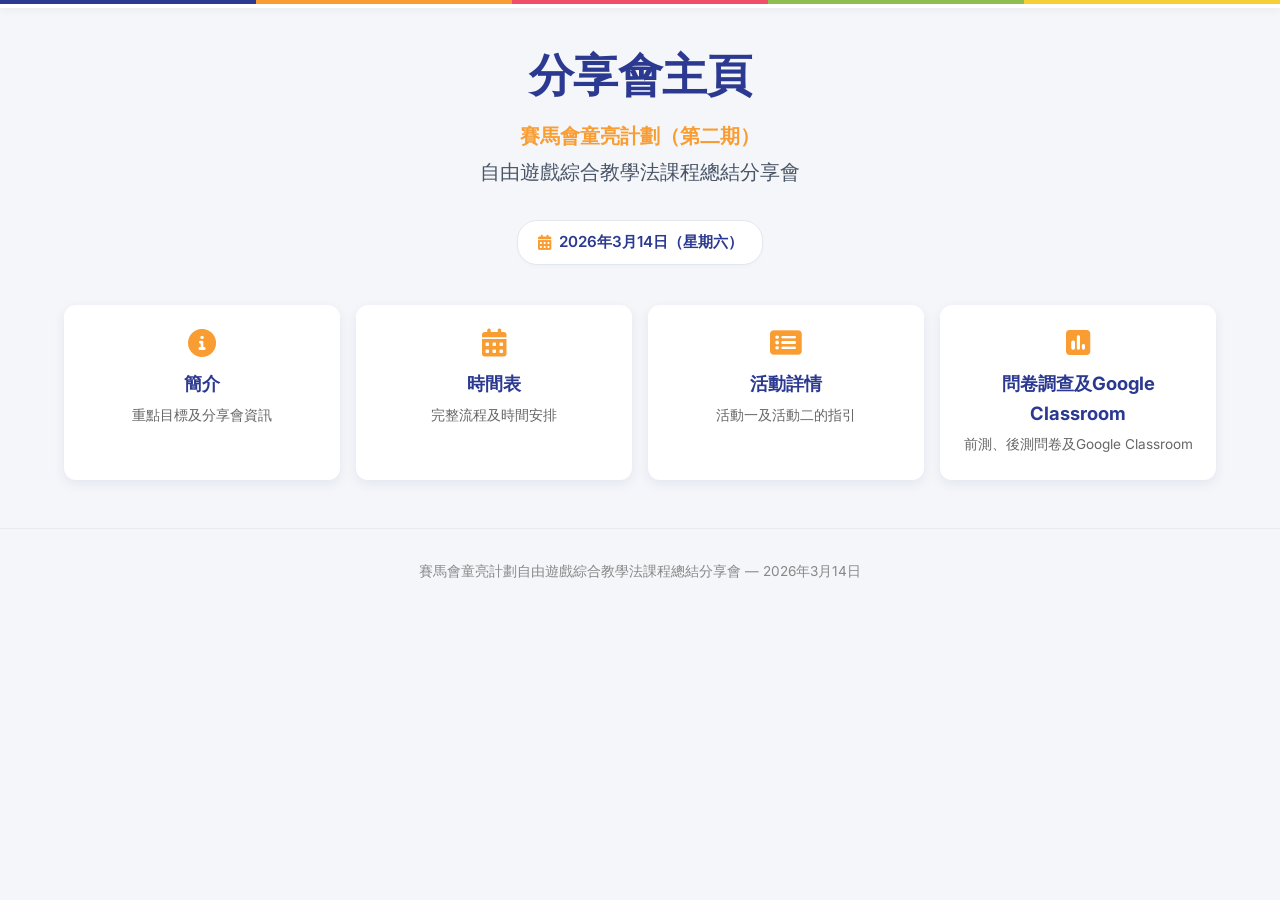
<file: index.html>
<!DOCTYPE html>
<html lang="zh-Hant-HK">
<head>
    <meta charset="UTF-8">
    <meta name="viewport" content="width=device-width, initial-scale=1.0">
    <title>自由遊戲綜合教學法課程總結分享會 — 參加者</title>
    <link rel="stylesheet" href="styles/styles.css">
    <link href="https://fonts.googleapis.com/css2?family=Inter:wght@300;400;500;600&display=swap" rel="stylesheet">
    <link href="https://cdnjs.cloudflare.com/ajax/libs/font-awesome/6.0.0/css/all.min.css" rel="stylesheet">
    <style>
        .site-title {
            font-weight: 600;
            color: #2b3990;
            font-size: 1rem;
        }
</style>
</head>
<body>
    <header>
        <nav>
            <div class="nav-wrapper"></div>
        </nav>
    </header>

    <main>
        <div class="hero">
            <h1>分享會主頁</h1>
            <p class="subtitle">賽馬會童亮計劃（第二期）</p>
            <p class="subtitle">自由遊戲綜合教學法課程總結分享會</p>
            <div class="date-info">
                <i class="fas fa-calendar-alt"></i>
                2026年3月14日（星期六）
            </div>
        </div>

        <div class="dashboard-grid">
            <div class="card" data-section="overview">
                <i class="fas fa-info-circle"></i>
                <h2>簡介</h2>
                <p>重點目標及分享會資訊</p>
            </div>
            <div class="card" data-section="schedule">
                <i class="fas fa-calendar-alt"></i>
                <h2>時間表</h2>
                <p>完整流程及時間安排</p>
            </div>
            <div class="card" data-section="activity-details">
                <i class="fas fa-list-alt"></i>
                <h2>活動詳情</h2>
                <p>活動一及活動二的指引</p>
            </div>
            <div class="card" data-section="surveys">
                <i class="fas fa-poll"></i>
                <h2>問卷調查及Google Classroom</h2>
                <p>前測、後測問卷及Google Classroom</p>
            </div>
        </div>

    </main>

    <footer>
        <p>賽馬會童亮計劃自由遊戲綜合教學法課程總結分享會 — 2026年3月14日</p>
    </footer>

    <script>
        document.querySelectorAll('.card').forEach(card => {
            card.addEventListener('click', function() {
                const routes = {
                    'overview': 'pages/overview.html',
                    'schedule': 'pages/schedule.html',
                    'activity-details': 'pages/activity_details.html',
                    'surveys': 'pages/surveys.html'
                };
                const dest = routes[this.dataset.section];
                if (dest) window.location.href = dest;
            });
        });
    </script>
</body>
</html>
</file>
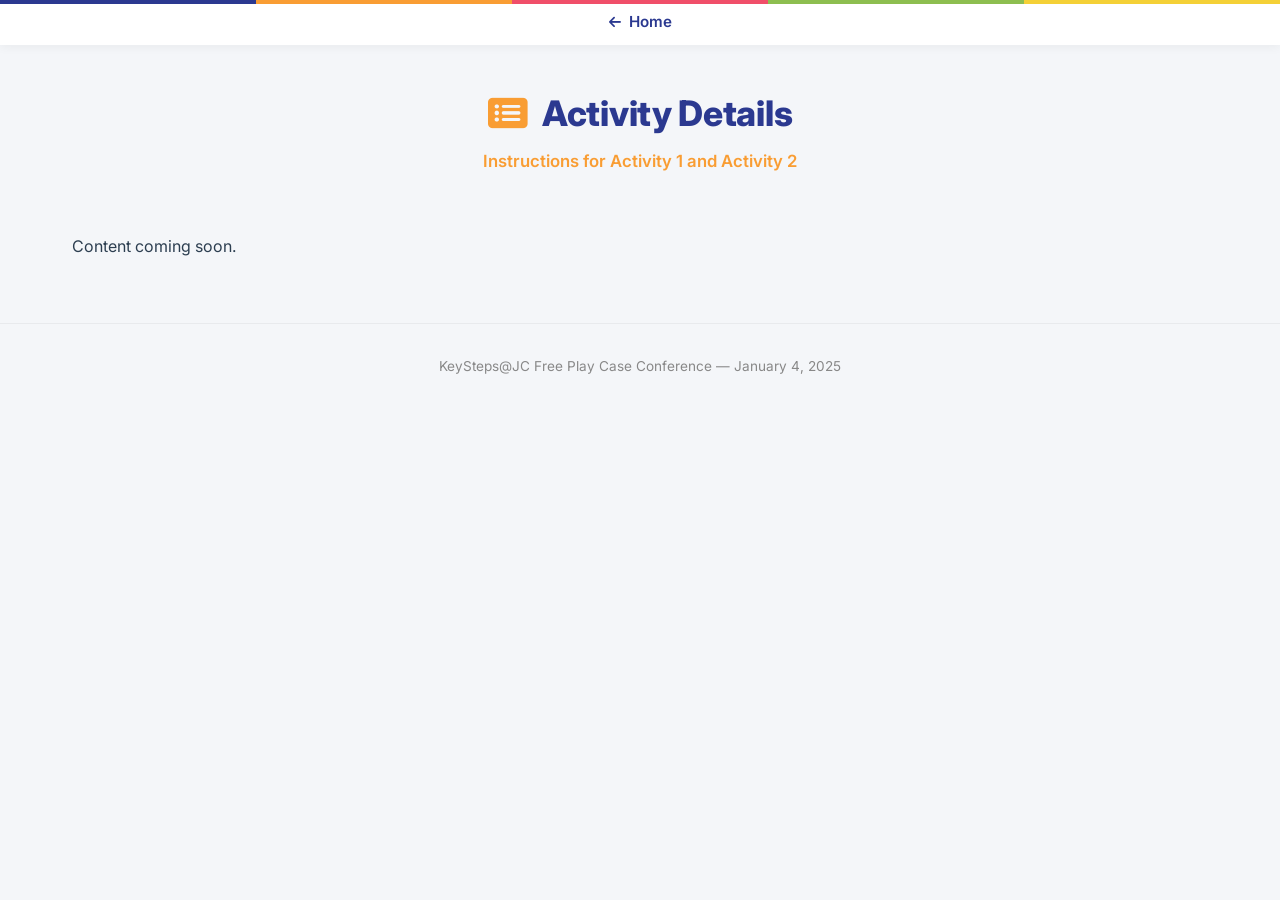
<file: pages/activity_details.html>
<!DOCTYPE html>
<html lang="en">
<head>
    <meta charset="UTF-8">
    <meta name="viewport" content="width=device-width, initial-scale=1.0">
    <title>Activity Details — Free Play Case Conference</title>
    <link rel="stylesheet" href="../styles/styles.css">
    <link href="https://fonts.googleapis.com/css2?family=Inter:wght@300;400;500;600&display=swap" rel="stylesheet">
    <link href="https://cdnjs.cloudflare.com/ajax/libs/font-awesome/6.0.0/css/all.min.css" rel="stylesheet">
</head>
<body>
    <header>
        <nav>
            <div class="nav-wrapper">
                <a href="../index.html" class="back-button">
                    <i class="fas fa-arrow-left"></i> Home
                </a>
            </div>
        </nav>
    </header>
    <main>
        <div class="page-header">
            <h1><i class="fas fa-list-alt"></i> Activity Details</h1>
            <p class="subtitle">Instructions for Activity 1 and Activity 2</p>
        </div>
        <div class="content-wrapper">
            <p>Content coming soon.</p>
        </div>
    </main>
    <footer><p>KeySteps@JC Free Play Case Conference — January 4, 2025</p></footer>
</body>
</html>
</file>
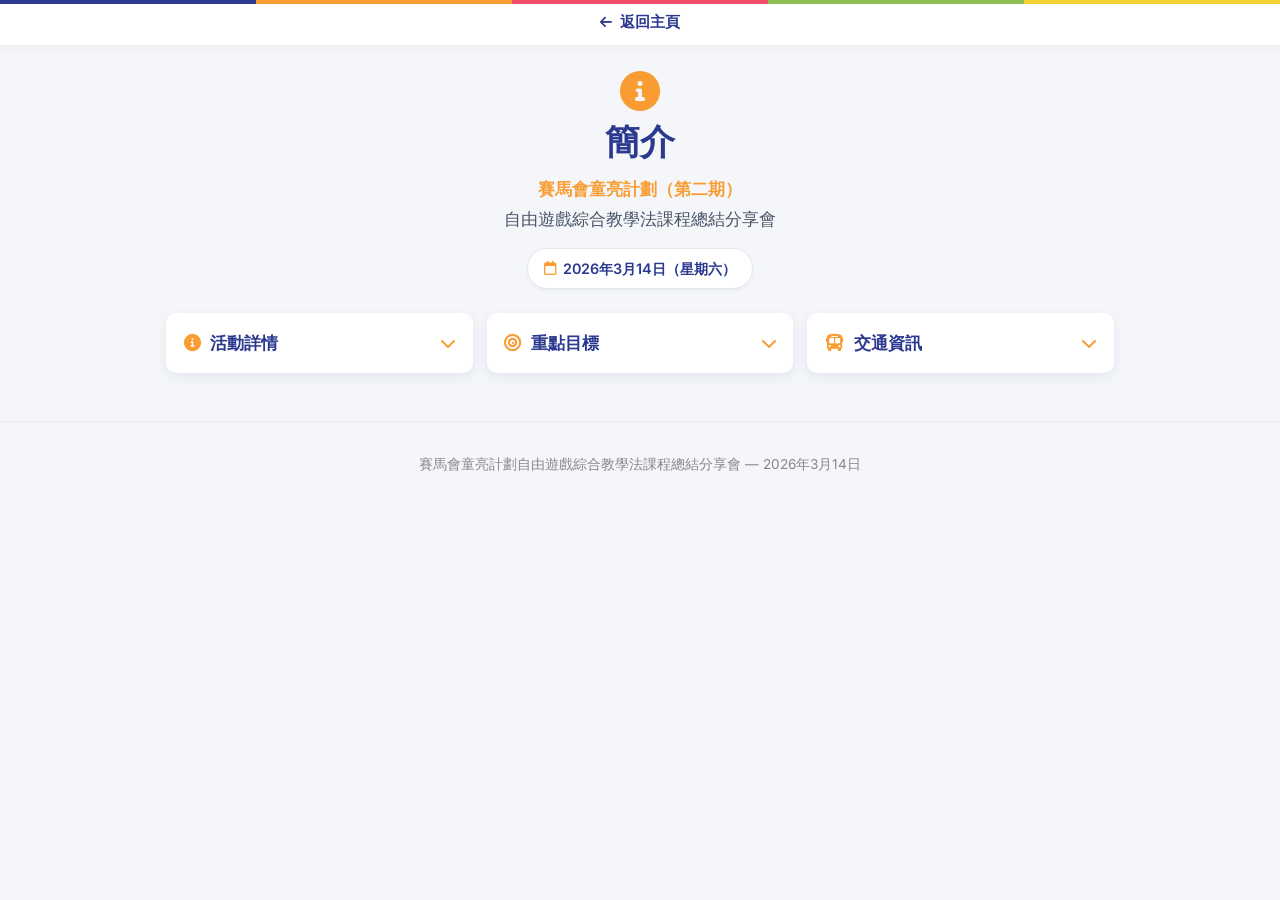
<file: pages/overview.html>
<!DOCTYPE html>
<html lang="zh-Hant-HK">
<head>
    <meta charset="UTF-8">
    <meta name="viewport" content="width=device-width, initial-scale=1.0">
    <title>簡介 — 自由遊戲綜合教學法課程總結分享會</title>
    <link rel="stylesheet" href="../styles/styles.css">
    <link href="https://fonts.googleapis.com/css2?family=Inter:wght@300;400;500;600&display=swap" rel="stylesheet">
    <link href="https://cdnjs.cloudflare.com/ajax/libs/font-awesome/6.0.0/css/all.min.css" rel="stylesheet">
    <style>
        .page-header { padding:1.6rem 1rem 0.75rem; }
        .page-grid { max-width:980px; gap:0.875rem; padding:0.75rem 1rem 1rem; align-items:start; }
        .page-card { border-radius:10px; align-self:start; }
        .details-grid { display:grid; gap:10px; }
        .detail-item { display:grid; gap:4px; }
        .detail-item strong { color:#34495e; font-weight:500; display:flex; align-items:center; gap:8px; font-size:0.95rem; }
        .detail-item strong i { color:#9b59b6; width:16px; text-align:center; }
        .detail-item span { color:#576574; line-height:1.45; padding-left:24px; font-size:0.94rem; }
        .collapsible-card { padding:0; gap:0; overflow:hidden; }
        .collapsible-trigger { width:100%; display:flex; align-items:center; justify-content:space-between; gap:12px; padding:1rem 1.1rem; border:none; background:none; text-align:left; cursor:pointer; font:inherit; color:inherit; }
        .collapsible-trigger h2 { margin:0; padding-bottom:0; border-bottom:none; flex:1; font-size:1.08rem; }
        .collapsible-trigger:focus-visible { outline:2px solid var(--brand-orange); outline-offset:-2px; }
        .collapsible-icon { color:var(--brand-orange); transition:transform 0.2s ease; }
        .collapsible-content { display:none; padding:0 1.1rem 1.1rem; }
        .collapsible-card.is-open .collapsible-content { display:grid; }
        .collapsible-card.is-open .collapsible-icon { transform:rotate(180deg); }
        @media (max-width:768px) {
            .page-header { padding:1.2rem 0.9rem 0.5rem; }
            .page-grid { gap:0.75rem; padding:0.625rem 0.75rem 0.875rem; }
            .collapsible-trigger { padding:0.9rem 1rem; }
            .collapsible-content { padding:0 1rem 1rem; }
            .detail-item strong { font-size:0.92rem; }
            .detail-item span { font-size:0.91rem; }
        }
    </style>
</head>
<body>
    <header>
        <nav><div class="nav-wrapper">
            <a href="../index.html" class="back-button"><i class="fas fa-arrow-left"></i> 返回主頁</a>
        </div></nav>
    </header>
    <main>
        <div class="page-header">
            <i class="fas fa-info-circle" style="font-size:2.5rem; color:#f99d33;"></i>
            <h1>簡介</h1>
            <p class="subtitle">賽馬會童亮計劃（第二期）</p>
            <p class="subtitle">自由遊戲綜合教學法課程總結分享會</p>
            <div class="date-info"><i class="far fa-calendar"></i> 2026年3月14日（星期六）</div>
        </div>

        <section class="page-grid">

          <!-- 卡片一：活動詳情 -->
          <div class="page-card collapsible-card">
            <button class="collapsible-trigger" type="button" aria-expanded="false">
              <h2><i class="fas fa-info-circle"></i> 活動詳情</h2>
              <i class="fas fa-chevron-down collapsible-icon" aria-hidden="true"></i>
            </button>
            <div class="details-grid collapsible-content">
              <div class="detail-item"><strong><i class="far fa-calendar"></i> 日期</strong><span>2026年3月14日（星期六）</span></div>
              <div class="detail-item"><strong><i class="far fa-clock"></i> 時間</strong><span>上午9時至下午1時</span></div>
              <div class="detail-item"><strong><i class="fas fa-clipboard-check"></i> 登記</strong><span>上午8時30分開始</span></div>
              <div class="detail-item"><strong><i class="fas fa-map-marker-alt"></i> 地點</strong><span>九龍塘達之路72號創新中心</span></div>
              <div class="detail-item"><strong><i class="fas fa-door-open"></i> 場地</strong><span>Chamber 2A+2B</span></div>
              <div class="detail-item"><strong><i class="fas fa-users"></i> 人數</strong><span>約100人</span></div>
            </div>
          </div>

          <!-- 卡片二：重點目標 -->
          <div class="page-card collapsible-card">
            <button class="collapsible-trigger" type="button" aria-expanded="false">
              <h2><i class="fas fa-bullseye"></i> 重點目標</h2>
              <i class="fas fa-chevron-down collapsible-icon" aria-hidden="true"></i>
            </button>
            <div class="details-grid collapsible-content">
              <div class="detail-item"><strong><i class="fas fa-layer-group"></i> 整合學習成果</strong><span>整合及總結自由遊戲綜合教學法的學習成果</span></div>
              <div class="detail-item"><strong><i class="fas fa-network-wired"></i> 建立專業學習社群</strong><span>建立跨校及跨區的專業學習社群</span></div>
              <div class="detail-item"><strong><i class="fas fa-share-alt"></i> 分享實踐經驗</strong><span>分享各學校的真實案例及推行策略</span></div>
              <div class="detail-item"><strong><i class="fas fa-comments"></i> 協作解難</strong><span>透過小組活動及主題討論，共同應對實踐挑戰</span></div>
            </div>
          </div>

          <!-- 卡片四：交通資訊 -->
          <div class="page-card collapsible-card">
            <button class="collapsible-trigger" type="button" aria-expanded="false">
              <h2><i class="fas fa-bus"></i> 交通資訊</h2>
              <i class="fas fa-chevron-down collapsible-icon" aria-hidden="true"></i>
            </button>
            <div class="details-grid collapsible-content">
              <div class="detail-item">
                <strong><i class="fas fa-map-marker-alt"></i> 屯門</strong>
                <span>早上7:50，上車地點：屯門 V City 商場地下過境巴士站</span>
              </div>
              <div class="detail-item">
                <strong><i class="fas fa-map-marker-alt"></i> 元朗</strong>
                <span>早上8:10，上車地點：元朗站 H 出口朗明街（形點 I 外）</span>
              </div>
              <div class="detail-item">
                <strong><i class="fas fa-exclamation-circle"></i> 備註</strong>
                <span>由於為同一班車，元朗的出車時間可能會因屯門的情況有所延遲，敬請見諒。</span>
              </div>
              <div class="detail-item">
                <strong><i class="fas fa-car-side"></i> 車牌號碼</strong>
                <span>KC7211</span>
              </div>
              <div class="detail-item">
                <strong><i class="fas fa-shuttle-van"></i> 車輛資訊</strong>
                <span>29 座小巴</span>
              </div>
              <div class="detail-item">
                <strong><i class="fas fa-arrow-left"></i> 回程資料</strong>
                <span>BB2618，譚先生 53037365</span>
              </div>
            </div>
          </div>

        </section>
    </main>
  <script>
    document.querySelectorAll('.collapsible-trigger').forEach(trigger => {
      trigger.addEventListener('click', () => {
        const card = trigger.closest('.collapsible-card');
        const isOpen = card.classList.toggle('is-open');
        trigger.setAttribute('aria-expanded', String(isOpen));
      });
    });
  </script>
    <footer><p>賽馬會童亮計劃自由遊戲綜合教學法課程總結分享會 — 2026年3月14日</p></footer>
</body>
</html>
</file>
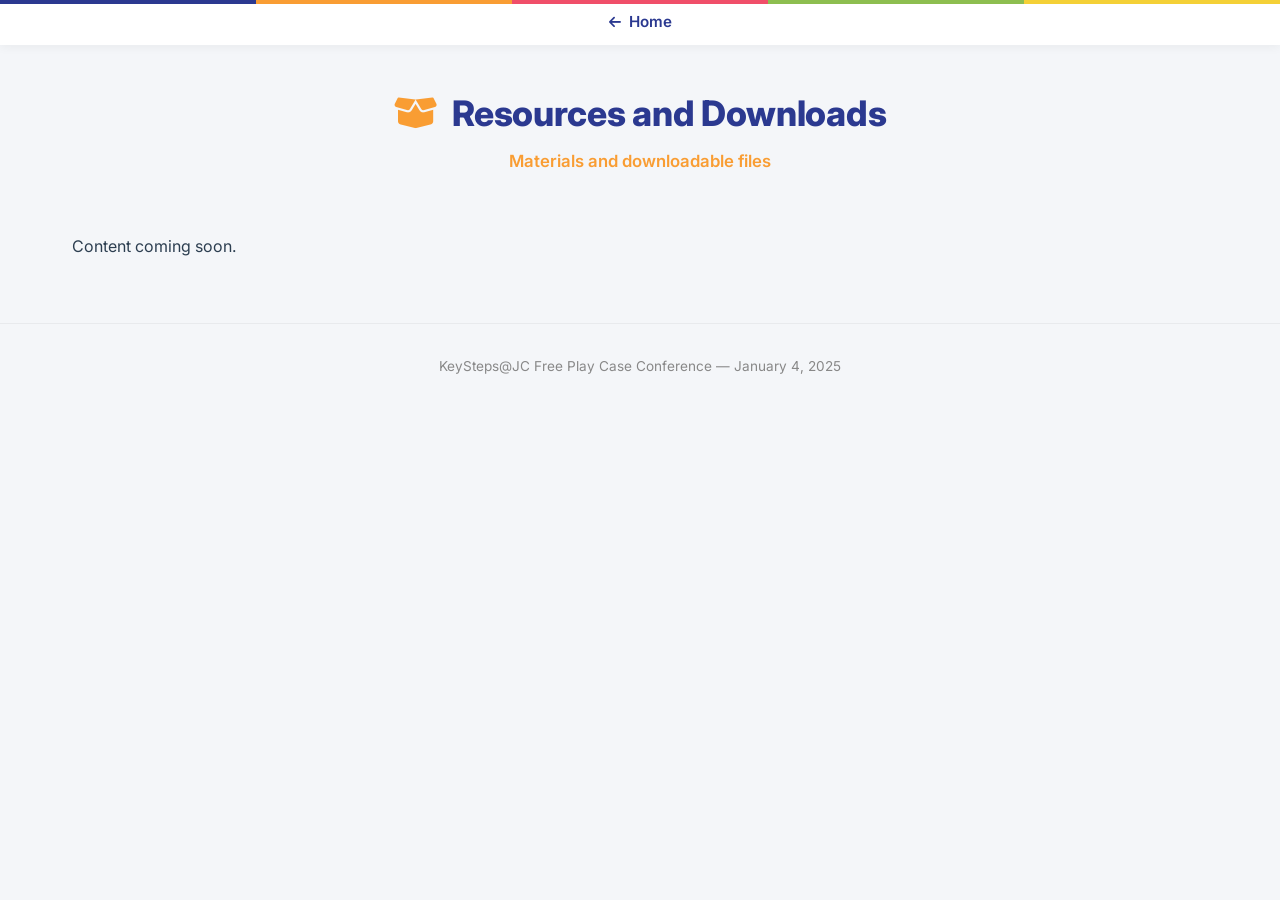
<file: pages/resources.html>
<!DOCTYPE html>
<html lang="en">
<head>
    <meta charset="UTF-8">
    <meta name="viewport" content="width=device-width, initial-scale=1.0">
    <title>Resources and Downloads — Free Play Case Conference</title>
    <link rel="stylesheet" href="../styles/styles.css">
    <link href="https://fonts.googleapis.com/css2?family=Inter:wght@300;400;500;600&display=swap" rel="stylesheet">
    <link href="https://cdnjs.cloudflare.com/ajax/libs/font-awesome/6.0.0/css/all.min.css" rel="stylesheet">
</head>
<body>
    <header>
        <nav>
            <div class="nav-wrapper">
                <a href="../index.html" class="back-button">
                    <i class="fas fa-arrow-left"></i> Home
                </a>
            </div>
        </nav>
    </header>
    <main>
        <div class="page-header">
            <h1><i class="fas fa-box-open"></i> Resources and Downloads</h1>
            <p class="subtitle">Materials and downloadable files</p>
        </div>
        <div class="content-wrapper">
            <p>Content coming soon.</p>
        </div>
    </main>
    <footer><p>KeySteps@JC Free Play Case Conference — January 4, 2025</p></footer>
</body>
</html>
</file>
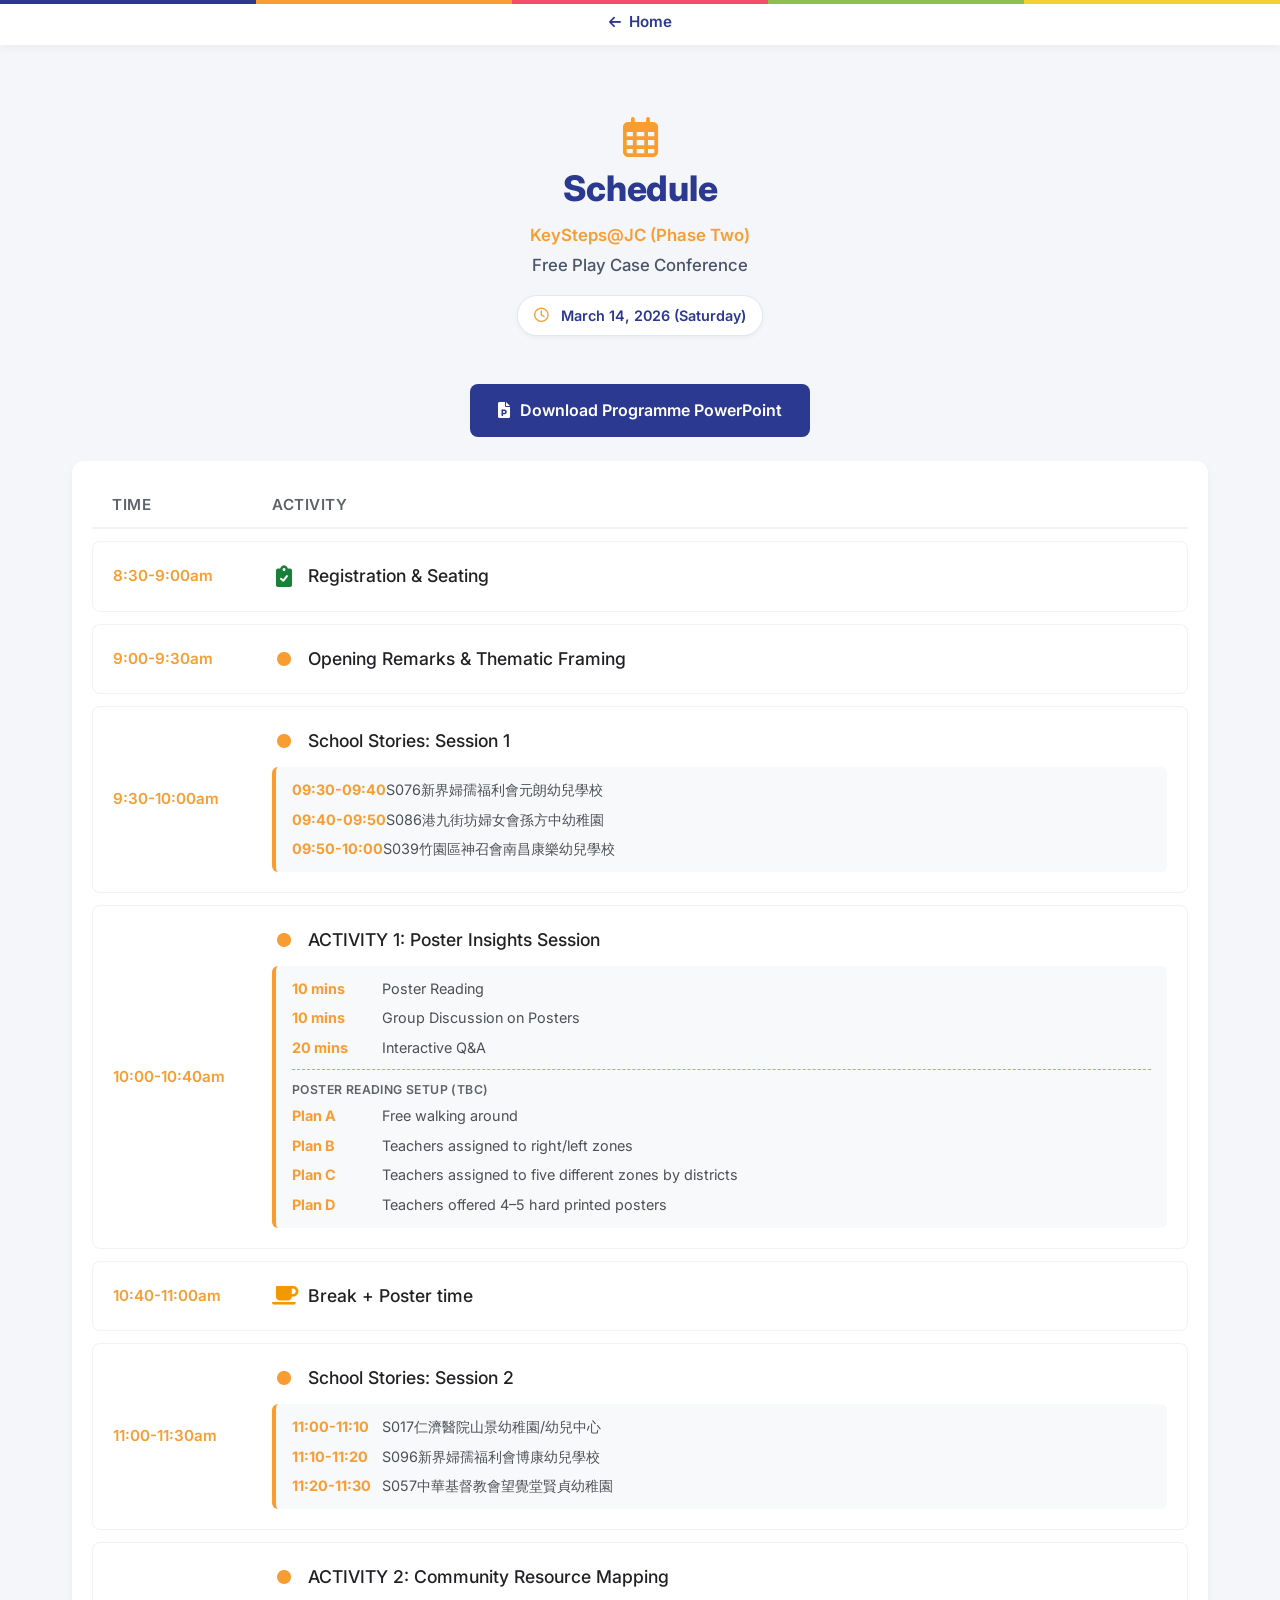
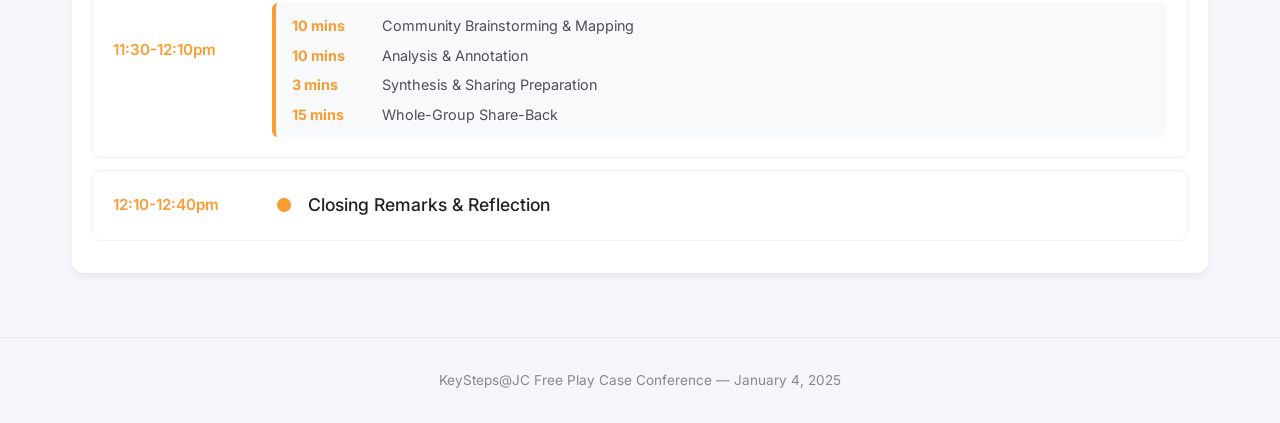
<file: pages/schedule.html>
<!DOCTYPE html>
<html lang="en">
<head>
    <meta charset="UTF-8">
    <meta name="viewport" content="width=device-width, initial-scale=1.0">
    <title>Schedule — Free Play Case Conference</title>
    <link rel="stylesheet" href="../styles/styles.css">
    <link href="https://fonts.googleapis.com/css2?family=Inter:wght@300;400;500;600&display=swap" rel="stylesheet">
    <link href="https://cdnjs.cloudflare.com/ajax/libs/font-awesome/6.0.0/css/all.min.css" rel="stylesheet">
    <style>
        .schedule-table { background:#ffffff; border-radius:12px; box-shadow:0 4px 6px rgba(0,0,0,0.05); padding:20px; margin-top:20px; }
        table { width:100%; border-collapse:separate; border-spacing:0 12px; }
        th { text-align:left; padding:0 20px 10px 20px; color:#5f6368; font-weight:600; font-size:0.95em; text-transform:uppercase; letter-spacing:0.5px; border-bottom:2px solid #f1f3f4; }
        tbody tr { background:#ffffff; transition:all 0.2s ease; }
        tbody tr:hover { transform:translateY(-2px); box-shadow:0 4px 12px rgba(0,0,0,0.08); border-radius:8px; }
        tbody td { padding:20px; background:#ffffff; border-top:1px solid #f1f3f4; border-bottom:1px solid #f1f3f4; }
        tbody td:first-child { border-left:1px solid #f1f3f4; border-radius:8px 0 0 8px; width:160px; color:#f99d33; font-weight:600; font-size:0.95em; white-space:nowrap; }
        tbody td:last-child { border-right:1px solid #f1f3f4; border-radius:0 8px 8px 0; }
        .activity-title { font-size:1.1em; font-weight:500; color:#202124; display:flex; align-items:center; gap:12px; }
        .activity-title i { font-size:1.2em; color:#f99d33; width:24px; text-align:center; }
        .activity-details { margin-top:12px; padding:12px 16px; background:#f8f9fa; border-radius:6px; border-left:4px solid #f99d33; font-size:0.9em; color:#4d5156; }
        .activity-step { display:flex; margin-bottom:8px; line-height:1.5; }
        .activity-step:last-child { margin-bottom:0; }
        .activity-step strong { color:#f99d33; min-width:90px; display:inline-block; }
        .activity-plans-divider { margin-top:10px; padding-top:10px; border-top:1px dashed #f99d33; }
        .activity-plans-label { font-weight:600; color:#5f6368; margin-bottom:6px; font-size:0.85em; text-transform:uppercase; letter-spacing:0.4px; }
        .activity-title i.fa-coffee { color:#f29900; }
        .activity-title i.fa-clipboard-check { color:#188038; }
        .activity-title i.fa-circle { font-size:0.8em; color:#f99d33; }
        .date-info { text-align:center; color:#5f6368; margin-top:8px; font-size:0.95em; }
        .date-info i { margin-right:6px; }
        @media (max-width:768px) {
            tbody td { display:block; width:100% !important; border:none !important; padding:12px 20px; }
            tbody td:first-child { padding-bottom:0; color:#5f6368; font-size:0.85em; }
            tbody tr { display:block; border:1px solid #f1f3f4; border-radius:8px; margin-bottom:12px; }
            thead { display:none; }
        }
    </style>
</head>
<body>
    <header>
        <nav><div class="nav-wrapper">
            <a href="../index.html" class="back-button"><i class="fas fa-arrow-left"></i> Home</a>
        </div></nav>
    </header>
    <main class="content-wrapper">
        <div class="page-header">
            <i class="far fa-calendar-alt" style="font-size:2.5rem; color:#f99d33;"></i>
            <h1>Schedule</h1>
            <p class="subtitle">KeySteps@JC (Phase Two)</p>
            <p class="subtitle">Free Play Case Conference</p>
            <div class="date-info"><i class="far fa-clock"></i> March 14, 2026 (Saturday)</div>
        </div>

        <div style="text-align:center; margin: 1.5rem auto; max-width:1200px; padding: 0 1rem;">
            <a href="https://qr.link/2lBfdx" target="_blank" rel="noopener noreferrer"
               style="display:inline-flex; align-items:center; gap:10px; background:#2b3990; color:white;
                      padding:14px 28px; border-radius:8px; text-decoration:none; font-weight:600;
                      font-size:1rem; transition:background 0.2s;">
                <i class="fas fa-file-powerpoint"></i> Download Programme PowerPoint
            </a>
        </div>

        <div class="schedule-table">
            <table>
                <thead>
                    <tr>
                        <th>Time</th>
                        <th>Activity</th>
                    </tr>
                </thead>
                <tbody>
                    <tr>
                        <td>8:30-9:00am</td>
                        <td>
                            <div class="activity-title">
                                <i class="fas fa-clipboard-check"></i> Registration &amp; Seating
                            </div>
                        </td>
                    </tr>
                    <tr>
                        <td>9:00-9:30am</td>
                        <td>
                            <div class="activity-title">
                                <i class="fas fa-circle"></i> Opening Remarks &amp; Thematic Framing
                            </div>
                        </td>
                    </tr>
                    <tr>
                        <td>9:30-10:00am</td>
                        <td>
                            <div class="activity-title">
                                <i class="fas fa-circle"></i> School Stories: Session 1
                            </div>
                            <div class="activity-details">
                                <div class="activity-step"><strong>09:30-09:40</strong> S076新界婦孺福利會元朗幼兒學校</div>
                                <div class="activity-step"><strong>09:40-09:50</strong> S086港九街坊婦女會孫方中幼稚園</div>
                                <div class="activity-step"><strong>09:50-10:00</strong> S039竹園區神召會南昌康樂幼兒學校</div>
                            </div>
                        </td>
                    </tr>
                    <tr>
                        <td>10:00-10:40am</td>
                        <td>
                            <div class="activity-title">
                                <i class="fas fa-circle"></i> ACTIVITY 1: Poster Insights Session
                            </div>
                            <div class="activity-details">
                                <div class="activity-step"><strong>10 mins</strong> Poster Reading</div>
                                <div class="activity-step"><strong>10 mins</strong> Group Discussion on Posters</div>
                                <div class="activity-step"><strong>20 mins</strong> Interactive Q&amp;A</div>
                                <div class="activity-plans-divider">
                                    <div class="activity-plans-label">Poster Reading Setup (TBC)</div>
                                    <div class="activity-step"><strong>Plan A</strong> Free walking around</div>
                                    <div class="activity-step"><strong>Plan B</strong> Teachers assigned to right/left zones</div>
                                    <div class="activity-step"><strong>Plan C</strong> Teachers assigned to five different zones by districts</div>
                                    <div class="activity-step"><strong>Plan D</strong> Teachers offered 4–5 hard printed posters</div>
                                </div>
                            </div>
                        </td>
                    </tr>
                    <tr>
                        <td>10:40-11:00am</td>
                        <td>
                            <div class="activity-title">
                                <i class="fas fa-coffee"></i> Break + Poster time
                            </div>
                        </td>
                    </tr>
                    <tr>
                        <td>11:00-11:30am</td>
                        <td>
                            <div class="activity-title">
                                <i class="fas fa-circle"></i> School Stories: Session 2
                            </div>
                            <div class="activity-details">
                                <div class="activity-step"><strong>11:00-11:10</strong> S017仁濟醫院山景幼稚園/幼兒中心</div>
                                <div class="activity-step"><strong>11:10-11:20</strong> S096新界婦孺福利會博康幼兒學校</div>
                                <div class="activity-step"><strong>11:20-11:30</strong> S057中華基督教會望覺堂賢貞幼稚園</div>
                            </div>
                        </td>
                    </tr>
                    <tr>
                        <td>11:30-12:10pm</td>
                        <td>
                            <div class="activity-title">
                                <i class="fas fa-circle"></i> ACTIVITY 2: Community Resource Mapping
                            </div>
                            <div class="activity-details">
                                <div class="activity-step"><strong>10 mins</strong> Community Brainstorming &amp; Mapping</div>
                                <div class="activity-step"><strong>10 mins</strong> Analysis &amp; Annotation</div>
                                <div class="activity-step"><strong>3 mins</strong> Synthesis &amp; Sharing Preparation</div>
                                <div class="activity-step"><strong>15 mins</strong> Whole-Group Share-Back</div>
                            </div>
                        </td>
                    </tr>
                    <tr>
                        <td>12:10-12:40pm</td>
                        <td>
                            <div class="activity-title">
                                <i class="fas fa-circle"></i> Closing Remarks &amp; Reflection
                            </div>
                        </td>
                    </tr>
                </tbody>
            </table>
        </div>
    </main>
    <footer><p>KeySteps@JC Free Play Case Conference — January 4, 2025</p></footer>
</body>
</html>
</file>
<file: styles/styles.css>
:root {
    --brand-navy: #2b3990;
    --brand-orange: #f99d33;
    --brand-pink: #f04e69;
    --brand-green: #8dbe50;
    --brand-yellow: #f4d036;

    --primary-color: var(--brand-navy);
    --secondary-color: var(--brand-orange);
    --background-color: #f4f6f9;
    --card-hover-color: #fffcf5;
    --text-color: #2c3e50;
    --card-shadow: 0 4px 12px rgba(43, 57, 144, 0.08);
}

* {
    margin: 0;
    padding: 0;
    box-sizing: border-box;
}

body {
    font-family: 'Inter', sans-serif;
    background-color: var(--background-color);
    color: var(--text-color);
    line-height: 1.6;
}

header {
    background-color: white;
    padding: 0.25rem 1rem;
    box-shadow: 0 2px 10px rgba(0, 0, 0, 0.05);
    position: sticky;
    top: 0;
    z-index: 100;
}

header::before {
    content: '';
    position: absolute;
    top: 0;
    left: 0;
    right: 0;
    height: 4px;
    background: linear-gradient(90deg,
        var(--brand-navy) 0%, var(--brand-navy) 20%,
        var(--brand-orange) 20%, var(--brand-orange) 40%,
        var(--brand-pink) 40%, var(--brand-pink) 60%,
        var(--brand-green) 60%, var(--brand-green) 80%,
        var(--brand-yellow) 80%, var(--brand-yellow) 100%
    );
}

nav {
    max-width: 1200px;
    margin: 0 auto;
    display: flex;
    justify-content: flex-end;
}

/* Sub-page nav layout */
.nav-wrapper {
    max-width: 1200px;
    margin: 0 auto;
    display: flex;
    align-items: center;
    justify-content: space-between;
    gap: 1rem;
}

.back-button {
    display: inline-flex;
    align-items: center;
    gap: 0.5rem;
    color: var(--brand-navy);
    text-decoration: none;
    font-weight: 600;
    font-size: 0.95rem;
    padding: 0.4rem 0.75rem;
    border-radius: 6px;
    transition: background 0.2s, color 0.2s;
    white-space: nowrap;
}

.back-button:hover {
    background: var(--background-color);
    color: var(--brand-orange);
}

.back-button i {
    font-size: 0.9em;
}

/* Sub-page content wrapper */
.content-wrapper {
    max-width: 1200px;
    margin: 0 auto;
    padding: 2rem;
}

/* Sub-page header / title block */
.page-header {
    text-align: center;
    padding: 2.5rem 1rem 1.5rem;
}

.page-header h1 {
    font-size: 2.2rem;
    font-weight: 800;
    color: var(--brand-navy);
    margin-bottom: 0.4rem;
    letter-spacing: -0.3px;
}

.page-header h1 i {
    color: var(--brand-orange);
    margin-right: 0.5rem;
}

.page-header .subtitle {
    font-size: 1.05rem;
    color: var(--brand-orange);
    font-weight: 600;
    margin-bottom: 0.2rem;
}

.page-header .subtitle:nth-of-type(2) {
    color: #4a5568;
    font-weight: 500;
}

.page-header .date-info {
    display: inline-flex;
    align-items: center;
    gap: 0.4rem;
    margin-top: 0.75rem;
    color: var(--brand-navy);
    font-weight: 600;
    font-size: 0.9rem;
    padding: 0.5rem 1rem;
    background: white;
    border: 1px solid #e2e8f0;
    border-radius: 20px;
    box-shadow: 0 2px 4px rgba(0,0,0,0.04);
}

.page-header .date-info i {
    color: var(--brand-orange);
}

.hero {
    text-align: center;
    padding: 2rem 1rem 1rem;
    position: relative;
    background: transparent;
    margin-bottom: 0.5rem;
}

.hero h1 {
    font-size: 2.8rem;
    font-weight: 800;
    color: var(--brand-navy);
    margin-bottom: 0.5rem;
    letter-spacing: -0.5px;
}

.hero .subtitle {
    font-size: 1.25rem;
    color: var(--brand-orange);
    font-weight: 600;
    margin-bottom: 0.25rem;
}

.hero .subtitle:nth-of-type(2) {
    color: #4a5568;
    font-weight: 500;
    margin-bottom: 1.5rem;
}

.hero .date-info {
    color: var(--brand-navy);
    font-weight: 600;
    font-size: 0.95rem;
    padding: 0.6rem 1.2rem;
    background: white;
    border: 1px solid #e2e8f0;
    border-radius: 20px;
    display: inline-flex;
    align-items: center;
    margin-top: 0.5rem;
    box-shadow: 0 2px 4px rgba(0,0,0,0.02);
}

.hero .date-info i {
    margin-right: 0.5rem;
    color: var(--brand-orange);
}

.dashboard-grid {
    max-width: 1200px;
    margin: 0 auto;
    padding: 1rem 1.5rem;
    display: grid;
    grid-template-columns: repeat(auto-fit, minmax(220px, 1fr));
    gap: 1rem;
}

.card {
    background: white;
    padding: 1.5rem 1rem;
    border-radius: 12px;
    box-shadow: var(--card-shadow);
    cursor: pointer;
    transition: transform 0.2s, box-shadow 0.2s, background-color 0.2s;
    text-align: center;
}

.card:hover {
    transform: translateY(-4px);
    box-shadow: 0 8px 24px rgba(43, 57, 144, 0.15);
    background-color: var(--card-hover-color);
}

.card i {
    font-size: 1.75rem;
    color: var(--brand-orange);
    margin-bottom: 0.75rem;
}

.card h2 {
    margin-bottom: 0.4rem;
    color: var(--brand-navy);
    font-size: 1.15rem;
}

.card p {
    color: #666;
    font-size: 0.85rem;
}

@media (max-width: 768px) {
    .hero {
        padding: 1.25rem 1rem 0.75rem;
    }

    .hero h1 {
        font-size: 1.9rem;
    }

    .hero .subtitle {
        font-size: 1rem;
    }

    .dashboard-grid {
        grid-template-columns: repeat(2, 1fr);
        padding: 0.75rem;
        gap: 0.625rem;
    }

    .card {
        padding: 1rem 0.75rem;
    }

    .card i {
        font-size: 1.4rem;
        margin-bottom: 0.5rem;
    }

    .card h2 {
        font-size: 0.9rem;
        margin-bottom: 0;
    }

    .card p {
        display: none;
    }

    .content-wrapper {
        padding: 1rem;
    }
}

/* Button styles */
.btn {
    padding: 8px 16px;
    border: none;
    border-radius: 4px;
    cursor: pointer;
    font-size: 14px;
    transition: all 0.2s;
}

.btn-primary {
    background: var(--brand-orange);
    color: white;
    font-weight: 700;
    border-radius: 8px;
    padding: 12px 24px;
    box-shadow: 0 4px 12px rgba(249, 157, 51, 0.3);
    font-size: 1.1rem;
    text-transform: uppercase;
    letter-spacing: 0.5px;
    border: 2px solid var(--brand-orange);
}

.btn-primary:hover {
    background: var(--brand-pink);
    box-shadow: 0 6px 12px rgba(240, 78, 105, 0.3);
    transform: translateY(-2px);
}

.btn-secondary {
    background: #e2e8f0;
    color: #2b3990;
}

.btn-secondary:hover {
    background: #cbd5e0;
}

/* Info card */
.info-card {
    background: white;
    border-radius: 12px;
    padding: 24px;
    box-shadow: 0 4px 6px rgba(0, 0, 0, 0.1);
    transition: transform 0.2s ease, box-shadow 0.2s ease;
}

.info-card h2 {
    color: #2b3990;
    font-size: 1.5rem;
    margin-bottom: 20px;
    padding-bottom: 12px;
    border-bottom: 2px solid #e9ecef;
    display: flex;
    align-items: center;
    gap: 12px;
}

.info-card h2 i {
    color: #f99d33;
}

/* Details grid */
.details-grid {
    display: grid;
    grid-template-columns: repeat(auto-fit, minmax(280px, 1fr));
    gap: 1.5rem;
    margin-top: 1.5rem;
}

.detail-item {
    background: white;
    border-radius: 12px;
    padding: 1.5rem;
    box-shadow: var(--card-shadow);
}

/* Timeline styles */
.timeline-section {
    margin-bottom: 32px;
}

.timeline-section:last-child {
    margin-bottom: 0;
}

.timeline-item::before {
    content: '';
    position: absolute;
    left: 100px;
    top: 0;
    bottom: -2rem;
    width: 3px;
    background-color: var(--brand-orange);
    z-index: 1;
}

.event-details::before {
    content: '';
    position: absolute;
    left: -1.5rem;
    top: 1.5rem;
    width: 1.25rem;
    height: 1.25rem;
    background-color: var(--brand-pink);
    border: 3px solid white;
    border-radius: 50%;
    z-index: 2;
    box-shadow: 0 0 0 2px var(--brand-pink);
}

.timeline-item.break .event-details::before {
    background-color: var(--brand-yellow);
    box-shadow: 0 0 0 2px var(--brand-yellow);
}

.timeline-item.pre-event .event-details::before {
    background-color: var(--brand-green);
    box-shadow: 0 0 0 2px var(--brand-green);
}

.event-details h3 {
    color: var(--brand-navy);
    font-size: 1.4rem;
    margin-bottom: 0.5rem;
}

/* ─── Footer ───────────────────────────────────────── */
footer {
    text-align: center;
    padding: 2rem 1rem;
    color: #888;
    font-size: 0.85rem;
    border-top: 1px solid #e8eaed;
    margin-top: 2rem;
}

/* ─── Shared sub-page grid / card ──────────────────── */
.page-grid {
    display: grid;
    grid-template-columns: repeat(auto-fit, minmax(300px, 1fr));
    gap: 1.5rem;
    max-width: 1200px;
    margin: 0 auto;
    padding: 1.5rem;
}

.page-card {
    background: white;
    border-radius: 12px;
    padding: 1.5rem;
    box-shadow: var(--card-shadow);
    transition: transform 0.2s, box-shadow 0.2s;
    display: flex;
    flex-direction: column;
    gap: 1rem;
}

.page-card:hover {
    transform: translateY(-2px);
    box-shadow: 0 8px 20px rgba(43, 57, 144, 0.12);
}

.page-card h2,
.page-card h3 {
    color: var(--brand-navy);
    font-size: 1.2rem;
    margin: 0;
    padding-bottom: 0.75rem;
    border-bottom: 2px solid #f1f3f4;
    display: flex;
    align-items: center;
    gap: 0.6rem;
}

.page-card h2 i,
.page-card h3 i {
    color: var(--brand-orange);
}

@media (max-width: 768px) {
    .page-grid {
        grid-template-columns: 1fr;
        padding: 1rem;
    }
}
</file>
